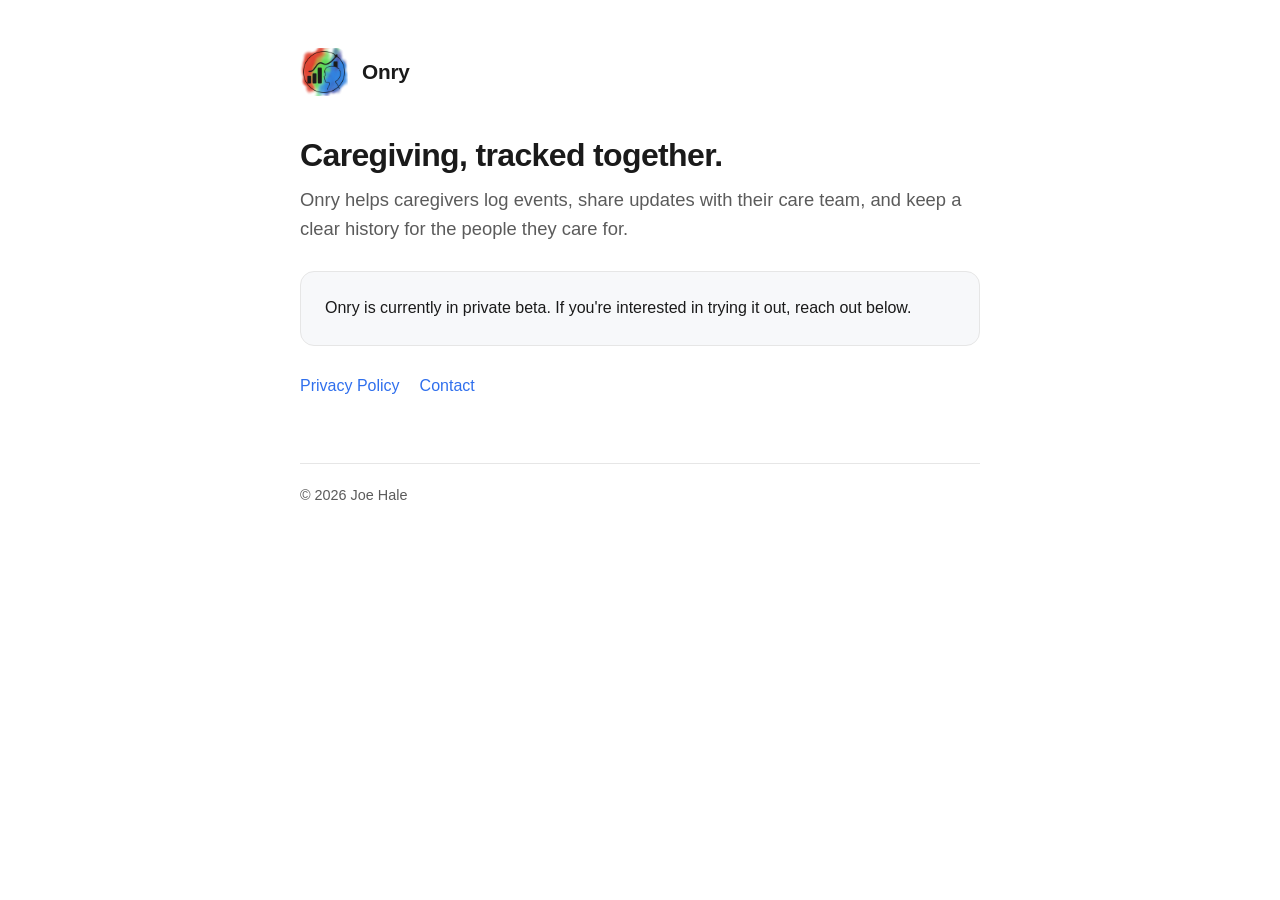
<file: index.html>
<!doctype html>
<html lang="en">
<head>
  <meta charset="utf-8" />
  <meta name="viewport" content="width=device-width, initial-scale=1" />
  <title>Onry</title>
  <meta name="description" content="Onry is an app for caregivers to log and track care events for the people they care for." />
  <link rel="icon" href="/assets/favicon.png" />
  <link rel="apple-touch-icon" href="/assets/apple-touch-icon.png" />
  <link rel="stylesheet" href="/style.css" />
</head>
<body>
  <div class="wrap">
    <header class="site">
      <img class="logo" src="/assets/logo.png" alt="Onry logo" />
      <span class="name">Onry</span>
    </header>

    <main>
      <h1>Caregiving, tracked together.</h1>
      <p class="tagline">
        Onry helps caregivers log events, share updates with their care team, and keep
        a clear history for the people they care for.
      </p>

      <div class="card">
        <p style="margin:0">
          Onry is currently in private beta. If you're interested in trying it out,
          reach out below.
        </p>
      </div>

      <div class="links">
        <a href="/privacy/">Privacy Policy</a>
        <a href="/contact/">Contact</a>
      </div>
    </main>

    <footer class="site">
      &copy; <span id="year"></span> Joe Hale
    </footer>
  </div>

  <script>
    document.getElementById("year").textContent = new Date().getFullYear();
  </script>
</body>
</html>
</file>
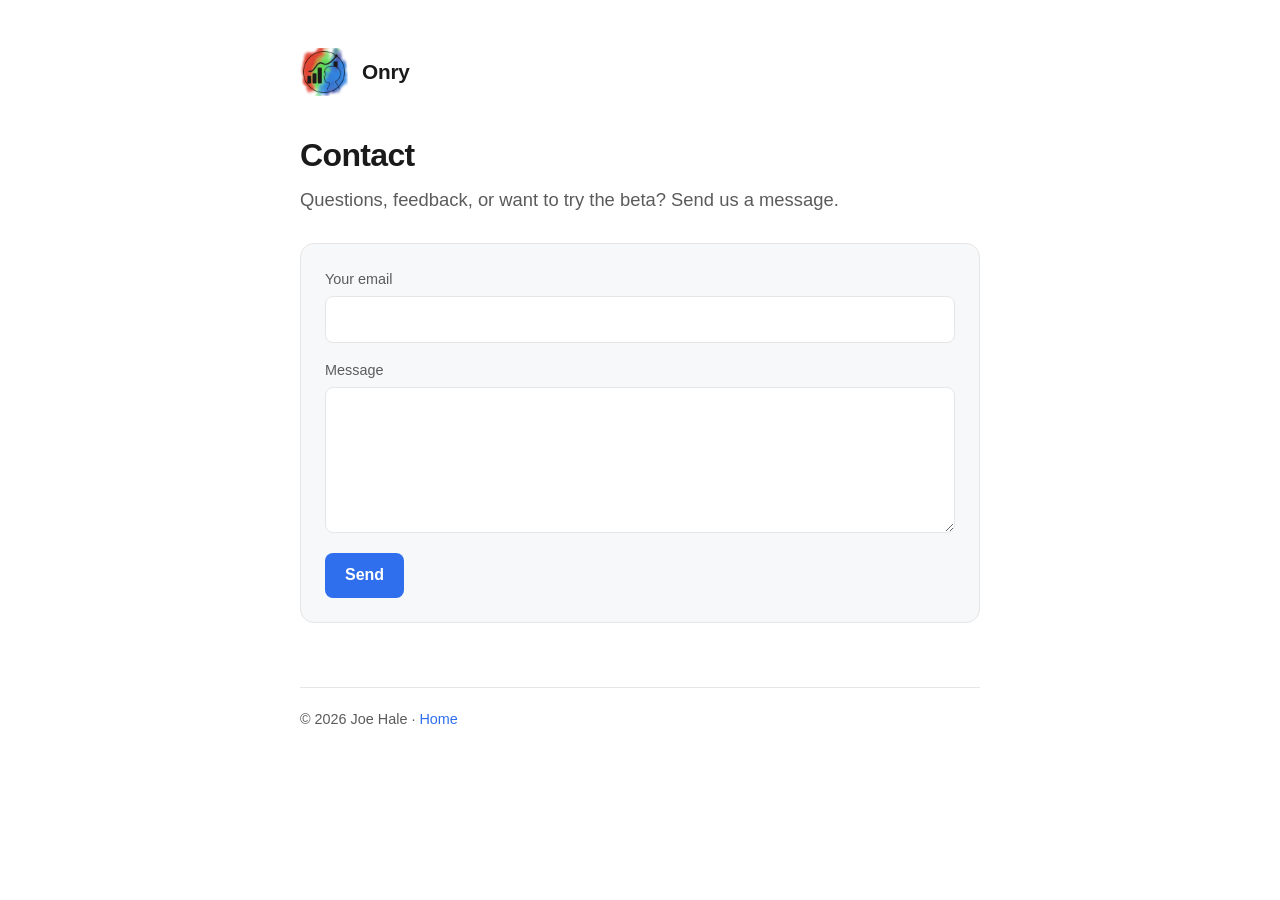
<file: contact/index.html>
<!doctype html>
<html lang="en">
<head>
  <meta charset="utf-8" />
  <meta name="viewport" content="width=device-width, initial-scale=1" />
  <title>Contact — Onry</title>
  <meta name="description" content="Get in touch about Onry." />
  <link rel="icon" href="/assets/favicon.png" />
  <link rel="apple-touch-icon" href="/assets/apple-touch-icon.png" />
  <link rel="stylesheet" href="/style.css" />
</head>
<body>
  <div class="wrap">
    <header class="site">
      <img class="logo" src="/assets/logo.png" alt="Onry logo" />
      <span class="name"><a href="/" style="color:inherit">Onry</a></span>
    </header>

    <main>
      <h1>Contact</h1>
      <p class="tagline">Questions, feedback, or want to try the beta? Send us a message.</p>

      <form class="card" action="https://formspree.io/f/xgaejzyq" method="POST">
        <label for="email">Your email</label>
        <input id="email" type="email" name="_replyto" required />

        <label for="message">Message</label>
        <textarea id="message" name="message" rows="5" required></textarea>

        <input type="text" name="_gotcha" style="display:none" tabindex="-1" autocomplete="off" />
        <input type="hidden" name="_subject" value="New message from onry.jjhale.com" />

        <button type="submit">Send</button>
      </form>
    </main>

    <footer class="site">
      &copy; <span id="year"></span> Joe Hale · <a href="/">Home</a>
    </footer>
  </div>

  <script>
    document.getElementById("year").textContent = new Date().getFullYear();
  </script>
</body>
</html>
</file>
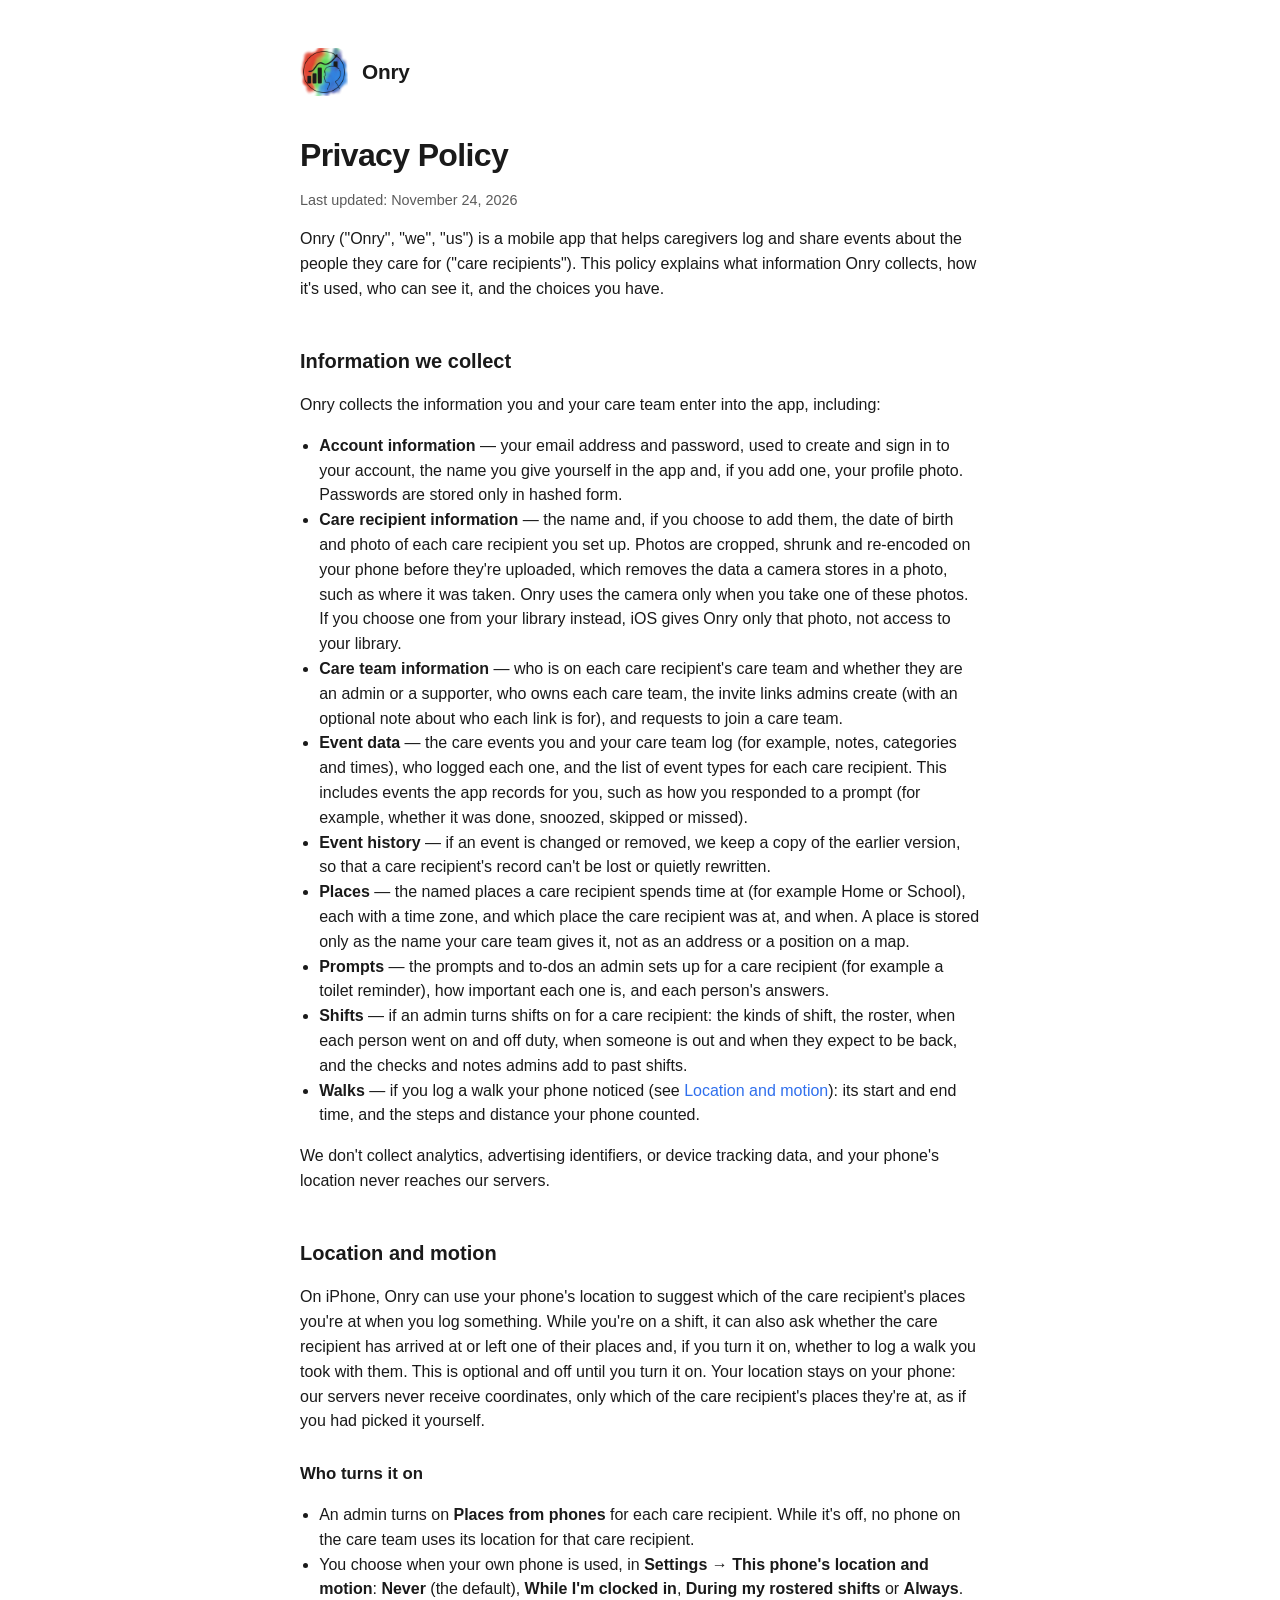
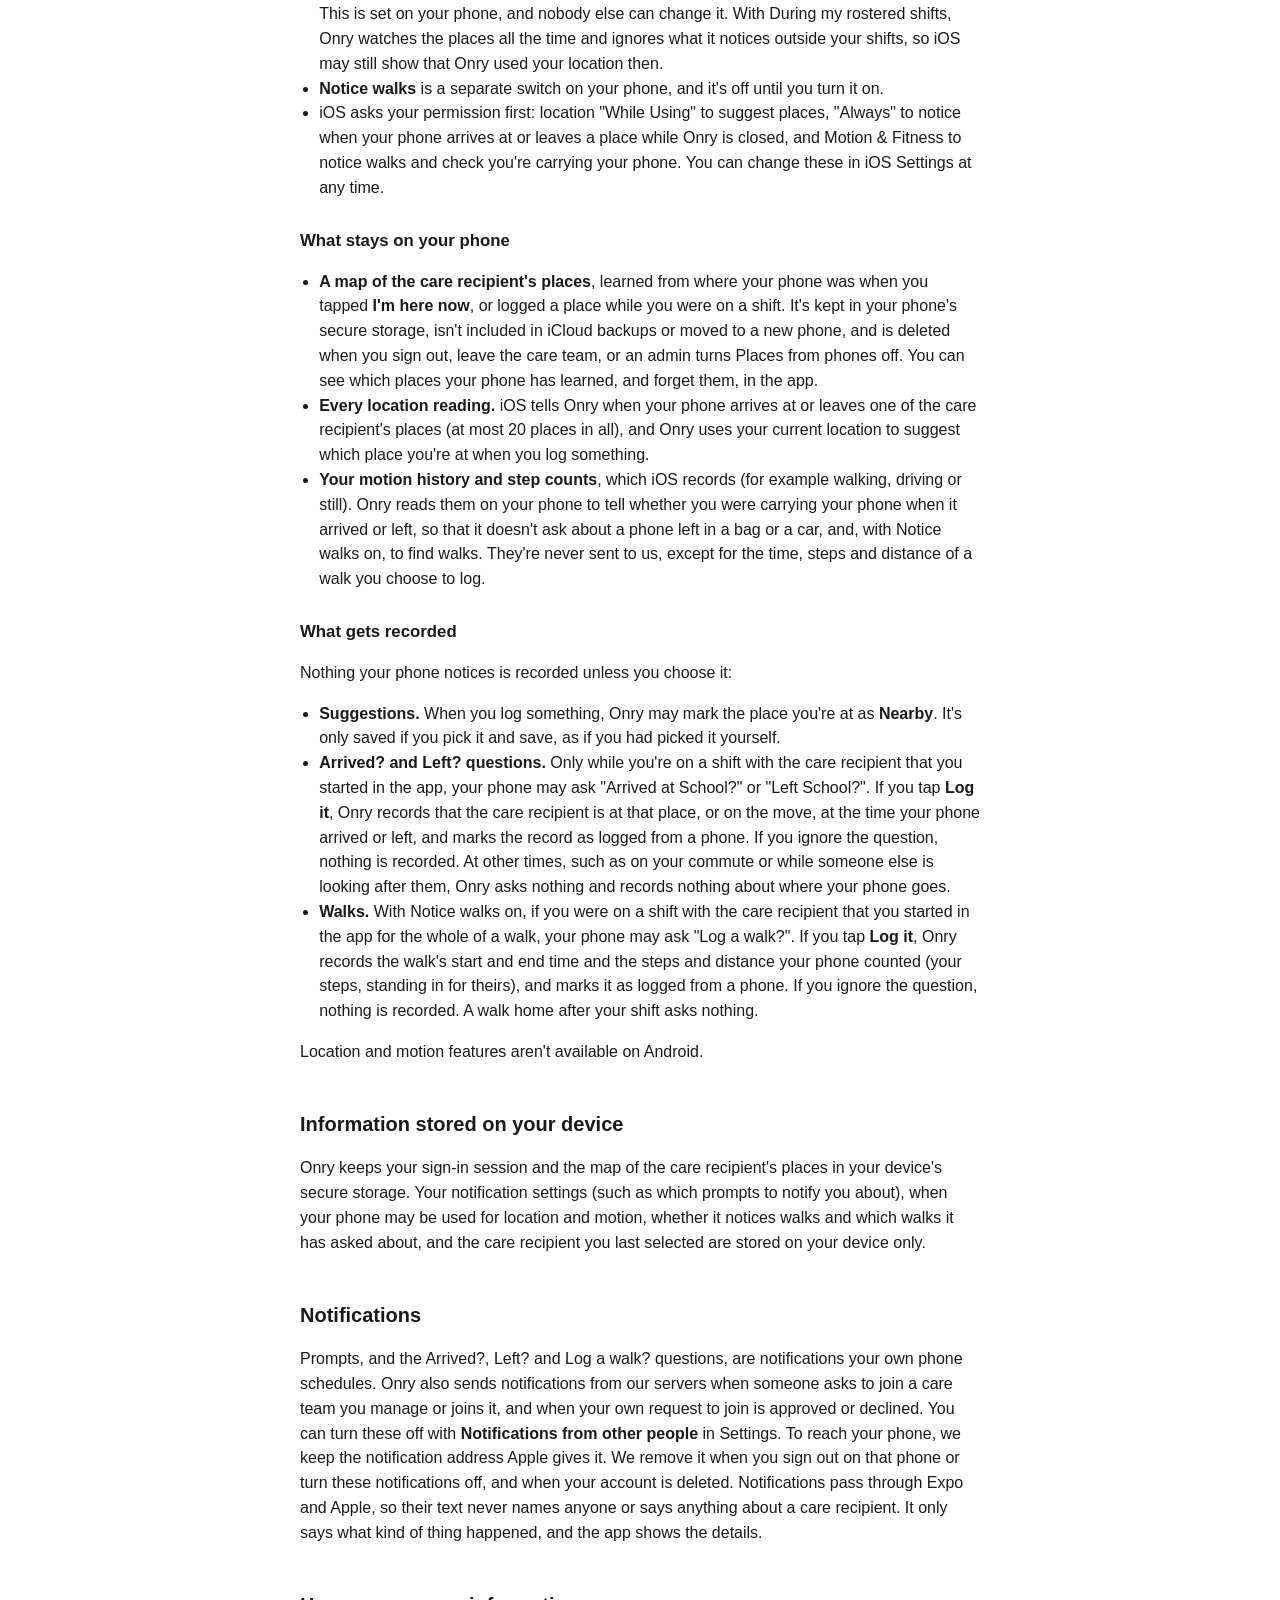
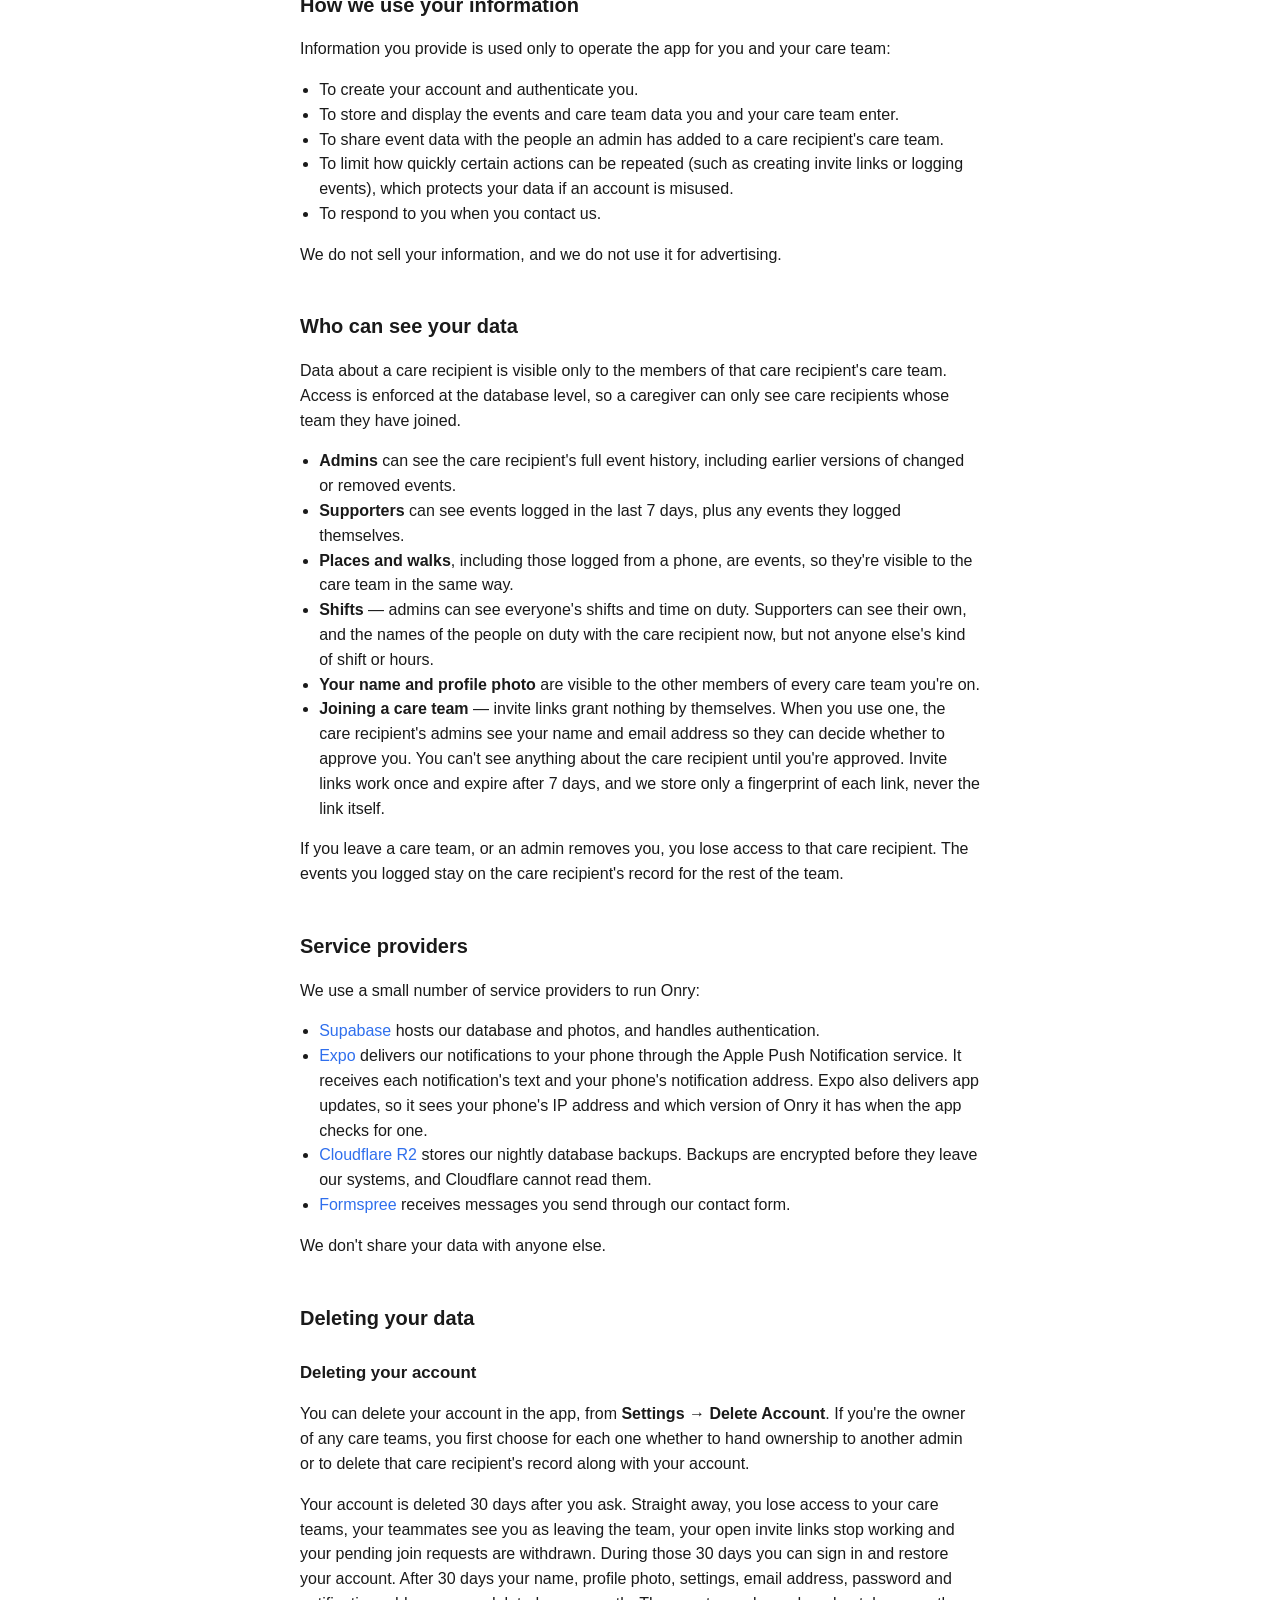
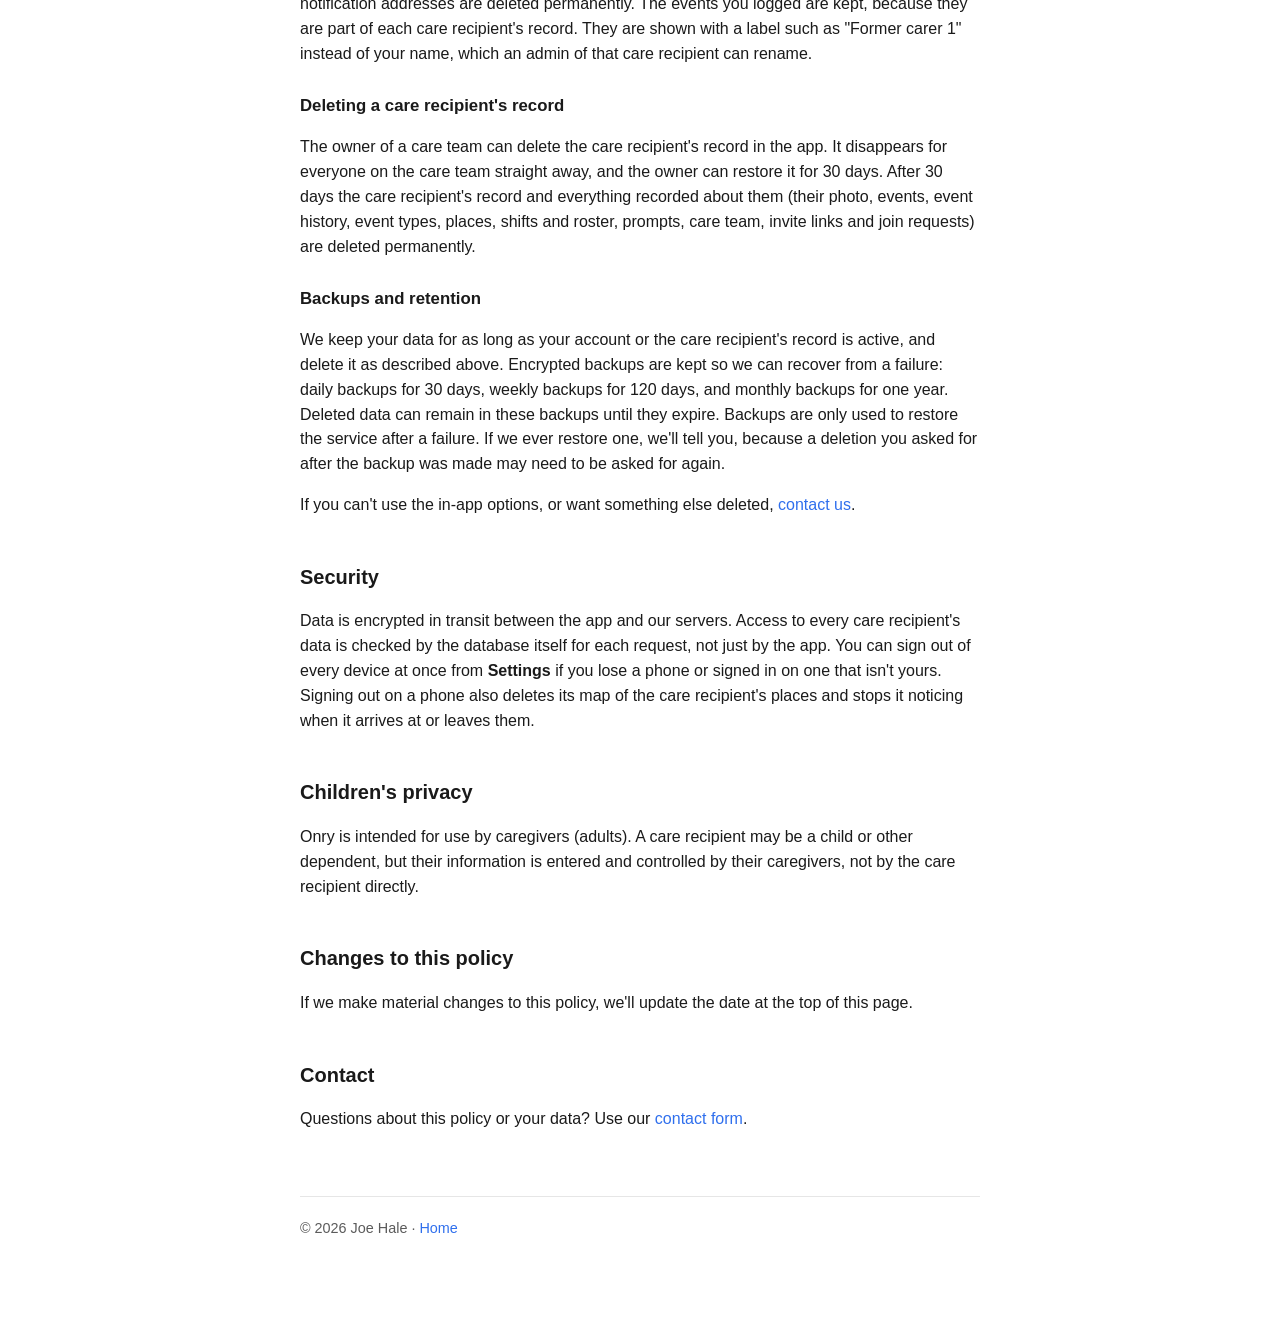
<file: privacy/index.html>
<!doctype html>
<html lang="en">
<head>
  <meta charset="utf-8" />
  <meta name="viewport" content="width=device-width, initial-scale=1" />
  <title>Privacy Policy — Onry</title>
  <meta name="description" content="Onry's privacy policy." />
  <link rel="icon" href="/assets/favicon.png" />
  <link rel="apple-touch-icon" href="/assets/apple-touch-icon.png" />
  <link rel="stylesheet" href="/style.css" />
</head>
<body>
  <div class="wrap">
    <header class="site">
      <img class="logo" src="/assets/logo.png" alt="Onry logo" />
      <span class="name"><a href="/" style="color:inherit">Onry</a></span>
    </header>

    <main>
      <h1>Privacy Policy</h1>
      <p class="updated">Last updated: November 24, 2026</p>

      <p>
        Onry ("Onry", "we", "us") is a mobile app that helps caregivers log and share
        events about the people they care for ("care recipients"). This policy explains what
        information Onry collects, how it's used, who can see it, and the choices you have.
      </p>

      <h2>Information we collect</h2>
      <p>Onry collects the information you and your care team enter into the app, including:</p>
      <ul>
        <li><strong>Account information</strong> — your email address and password, used to create and sign in to your account, the name you give yourself in the app and, if you add one, your profile photo. Passwords are stored only in hashed form.</li>
        <li><strong>Care recipient information</strong> — the name and, if you choose to add them, the date of birth and photo of each care recipient you set up. Photos are cropped, shrunk and re-encoded on your phone before they're uploaded, which removes the data a camera stores in a photo, such as where it was taken. Onry uses the camera only when you take one of these photos. If you choose one from your library instead, iOS gives Onry only that photo, not access to your library.</li>
        <li><strong>Care team information</strong> — who is on each care recipient's care team and whether they are an admin or a supporter, who owns each care team, the invite links admins create (with an optional note about who each link is for), and requests to join a care team.</li>
        <li><strong>Event data</strong> — the care events you and your care team log (for example, notes, categories and times), who logged each one, and the list of event types for each care recipient. This includes events the app records for you, such as how you responded to a prompt (for example, whether it was done, snoozed, skipped or missed).</li>
        <li><strong>Event history</strong> — if an event is changed or removed, we keep a copy of the earlier version, so that a care recipient's record can't be lost or quietly rewritten.</li>
        <li><strong>Places</strong> — the named places a care recipient spends time at (for example Home or School), each with a time zone, and which place the care recipient was at, and when. A place is stored only as the name your care team gives it, not as an address or a position on a map.</li>
        <li><strong>Prompts</strong> — the prompts and to-dos an admin sets up for a care recipient (for example a toilet reminder), how important each one is, and each person's answers.</li>
        <li><strong>Shifts</strong> — if an admin turns shifts on for a care recipient: the kinds of shift, the roster, when each person went on and off duty, when someone is out and when they expect to be back, and the checks and notes admins add to past shifts.</li>
        <li><strong>Walks</strong> — if you log a walk your phone noticed (see <a href="#location-and-motion">Location and motion</a>): its start and end time, and the steps and distance your phone counted.</li>
      </ul>
      <p>
        We don't collect analytics, advertising identifiers, or device tracking data, and your
        phone's location never reaches our servers.
      </p>

      <h2 id="location-and-motion">Location and motion</h2>
      <p>
        On iPhone, Onry can use your phone's location to suggest which of the care recipient's
        places you're at when you log something. While you're on a shift, it can also ask
        whether the care recipient has arrived at or left one of their places and, if you turn
        it on, whether to log a walk you took with them. This is optional
        and off until you turn it on. Your location stays on your phone: our servers never
        receive coordinates, only which of the care recipient's places they're at, as if you
        had picked it yourself.
      </p>
      <h3>Who turns it on</h3>
      <ul>
        <li>An admin turns on <strong>Places from phones</strong> for each care recipient. While it's off, no phone on the care team uses its location for that care recipient.</li>
        <li>You choose when your own phone is used, in <strong>Settings → This phone's location and motion</strong>: <strong>Never</strong> (the default), <strong>While I'm clocked in</strong>, <strong>During my rostered shifts</strong> or <strong>Always</strong>. This is set on your phone, and nobody else can change it. With During my rostered shifts, Onry watches the places all the time and ignores what it notices outside your shifts, so iOS may still show that Onry used your location then.</li>
        <li><strong>Notice walks</strong> is a separate switch on your phone, and it's off until you turn it on.</li>
        <li>iOS asks your permission first: location "While Using" to suggest places, "Always" to notice when your phone arrives at or leaves a place while Onry is closed, and Motion &amp; Fitness to notice walks and check you're carrying your phone. You can change these in iOS Settings at any time.</li>
      </ul>
      <h3>What stays on your phone</h3>
      <ul>
        <li><strong>A map of the care recipient's places</strong>, learned from where your phone was when you tapped <strong>I'm here now</strong>, or logged a place while you were on a shift. It's kept in your phone's secure storage, isn't included in iCloud backups or moved to a new phone, and is deleted when you sign out, leave the care team, or an admin turns Places from phones off. You can see which places your phone has learned, and forget them, in the app.</li>
        <li><strong>Every location reading.</strong> iOS tells Onry when your phone arrives at or leaves one of the care recipient's places (at most 20 places in all), and Onry uses your current location to suggest which place you're at when you log something.</li>
        <li><strong>Your motion history and step counts</strong>, which iOS records (for example walking, driving or still). Onry reads them on your phone to tell whether you were carrying your phone when it arrived or left, so that it doesn't ask about a phone left in a bag or a car, and, with Notice walks on, to find walks. They're never sent to us, except for the time, steps and distance of a walk you choose to log.</li>
      </ul>
      <h3>What gets recorded</h3>
      <p>Nothing your phone notices is recorded unless you choose it:</p>
      <ul>
        <li><strong>Suggestions.</strong> When you log something, Onry may mark the place you're at as <strong>Nearby</strong>. It's only saved if you pick it and save, as if you had picked it yourself.</li>
        <li><strong>Arrived? and Left? questions.</strong> Only while you're on a shift with the care recipient that you started in the app, your phone may ask "Arrived at School?" or "Left School?". If you tap <strong>Log it</strong>, Onry records that the care recipient is at that place, or on the move, at the time your phone arrived or left, and marks the record as logged from a phone. If you ignore the question, nothing is recorded. At other times, such as on your commute or while someone else is looking after them, Onry asks nothing and records nothing about where your phone goes.</li>
        <li><strong>Walks.</strong> With Notice walks on, if you were on a shift with the care recipient that you started in the app for the whole of a walk, your phone may ask "Log a walk?". If you tap <strong>Log it</strong>, Onry records the walk's start and end time and the steps and distance your phone counted (your steps, standing in for theirs), and marks it as logged from a phone. If you ignore the question, nothing is recorded. A walk home after your shift asks nothing.</li>
      </ul>
      <p>
        Location and motion features aren't available on Android.
      </p>

      <h2>Information stored on your device</h2>
      <p>
        Onry keeps your sign-in session and the map of the care recipient's places in your
        device's secure storage. Your notification settings (such as which prompts to notify you
        about), when your phone may be used for location and motion, whether it notices walks
        and which walks it has asked about, and the care recipient you last selected are stored
        on your device only.
      </p>

      <h2>Notifications</h2>
      <p>
        Prompts, and the Arrived?, Left? and Log a walk? questions, are notifications your own
        phone schedules. Onry also sends notifications from our servers when someone asks to join a
        care team you manage or joins it, and when your own request to join is approved or
        declined. You can turn these off with <strong>Notifications from other people</strong> in
        Settings. To reach your phone, we keep the notification address Apple gives it. We remove
        it when you sign out on that phone or turn these notifications off, and when your account
        is deleted. Notifications pass through Expo and Apple, so their text never names anyone
        or says anything about a care recipient. It only says what kind of thing happened, and
        the app shows the details.
      </p>

      <h2>How we use your information</h2>
      <p>Information you provide is used only to operate the app for you and your care team:</p>
      <ul>
        <li>To create your account and authenticate you.</li>
        <li>To store and display the events and care team data you and your care team enter.</li>
        <li>To share event data with the people an admin has added to a care recipient's care team.</li>
        <li>To limit how quickly certain actions can be repeated (such as creating invite links or logging events), which protects your data if an account is misused.</li>
        <li>To respond to you when you contact us.</li>
      </ul>
      <p>We do not sell your information, and we do not use it for advertising.</p>

      <h2>Who can see your data</h2>
      <p>
        Data about a care recipient is visible only to the members of that care recipient's care
        team. Access is enforced at the database level, so a caregiver can only see care
        recipients whose team they have joined.
      </p>
      <ul>
        <li><strong>Admins</strong> can see the care recipient's full event history, including earlier versions of changed or removed events.</li>
        <li><strong>Supporters</strong> can see events logged in the last 7 days, plus any events they logged themselves.</li>
        <li><strong>Places and walks</strong>, including those logged from a phone, are events, so they're visible to the care team in the same way.</li>
        <li><strong>Shifts</strong> — admins can see everyone's shifts and time on duty. Supporters can see their own, and the names of the people on duty with the care recipient now, but not anyone else's kind of shift or hours.</li>
        <li><strong>Your name and profile photo</strong> are visible to the other members of every care team you're on.</li>
        <li>
          <strong>Joining a care team</strong> — invite links grant nothing by themselves. When
          you use one, the care recipient's admins see your name and email address so they can
          decide whether to approve you. You can't see anything about the care recipient until
          you're approved. Invite links work once and expire after 7 days, and we store only a
          fingerprint of each link, never the link itself.
        </li>
      </ul>
      <p>
        If you leave a care team, or an admin removes you, you lose access to that care
        recipient. The events you logged stay on the care recipient's record for the rest of the
        team.
      </p>

      <h2>Service providers</h2>
      <p>We use a small number of service providers to run Onry:</p>
      <ul>
        <li><a href="https://supabase.com" target="_blank" rel="noopener">Supabase</a> hosts our database and photos, and handles authentication.</li>
        <li><a href="https://expo.dev" target="_blank" rel="noopener">Expo</a> delivers our notifications to your phone through the Apple Push Notification service. It receives each notification's text and your phone's notification address. Expo also delivers app updates, so it sees your phone's IP address and which version of Onry it has when the app checks for one.</li>
        <li><a href="https://www.cloudflare.com/developer-platform/products/r2/" target="_blank" rel="noopener">Cloudflare R2</a> stores our nightly database backups. Backups are encrypted before they leave our systems, and Cloudflare cannot read them.</li>
        <li><a href="https://formspree.io" target="_blank" rel="noopener">Formspree</a> receives messages you send through our contact form.</li>
      </ul>
      <p>We don't share your data with anyone else.</p>

      <h2>Deleting your data</h2>
      <h3>Deleting your account</h3>
      <p>
        You can delete your account in the app, from <strong>Settings → Delete Account</strong>.
        If you're the owner of any care teams, you first choose for each one whether to hand
        ownership to another admin or to delete that care recipient's record along with your
        account.
      </p>
      <p>
        Your account is deleted 30 days after you ask. Straight away, you lose access to your care
        teams, your teammates see you as leaving the team, your open invite links stop working and
        your pending join requests are withdrawn. During those 30 days you can sign in and restore
        your account. After 30 days your name, profile photo, settings, email address, password and
        notification addresses are deleted permanently. The events you logged are kept, because they are part of each care
        recipient's record. They are shown with a label such as "Former carer 1" instead of your
        name, which an admin of that care recipient can rename.
      </p>
      <h3>Deleting a care recipient's record</h3>
      <p>
        The owner of a care team can delete the care recipient's record in the app. It disappears
        for everyone on the care team straight away, and the owner can restore it for 30 days.
        After 30 days the care recipient's record and everything recorded about them (their photo,
        events, event history, event types, places, shifts and roster, prompts, care team, invite
        links and join requests) are deleted permanently.
      </p>
      <h3>Backups and retention</h3>
      <p>
        We keep your data for as long as your account or the care recipient's record is active,
        and delete it as described above. Encrypted backups are kept so we can recover from a
        failure: daily backups for 30 days, weekly backups for 120 days, and monthly backups for
        one year. Deleted data can remain in these backups until they expire. Backups are only
        used to restore the service after a failure. If we ever restore one, we'll tell you,
        because a deletion you asked for after the backup was made may need to be asked for
        again.
      </p>
      <p>
        If you can't use the in-app options, or want something else deleted,
        <a href="/contact/">contact us</a>.
      </p>

      <h2>Security</h2>
      <p>
        Data is encrypted in transit between the app and our servers. Access to every care
        recipient's data is checked by the database itself for each request, not just by the app.
        You can sign out of every device at once from <strong>Settings</strong> if you lose a
        phone or signed in on one that isn't yours. Signing out on a phone also deletes its map
        of the care recipient's places and stops it noticing when it arrives at or leaves them.
      </p>

      <h2>Children's privacy</h2>
      <p>
        Onry is intended for use by caregivers (adults). A care recipient may be a child or
        other dependent, but their information is entered and controlled by their caregivers, not
        by the care recipient directly.
      </p>

      <h2>Changes to this policy</h2>
      <p>
        If we make material changes to this policy, we'll update the date at the top of this page.
      </p>

      <h2>Contact</h2>
      <p>
        Questions about this policy or your data? Use our <a href="/contact/">contact form</a>.
      </p>
    </main>

    <footer class="site">
      &copy; <span id="year"></span> Joe Hale · <a href="/">Home</a>
    </footer>
  </div>

  <script>
    document.getElementById("year").textContent = new Date().getFullYear();
  </script>
</body>
</html>
</file>
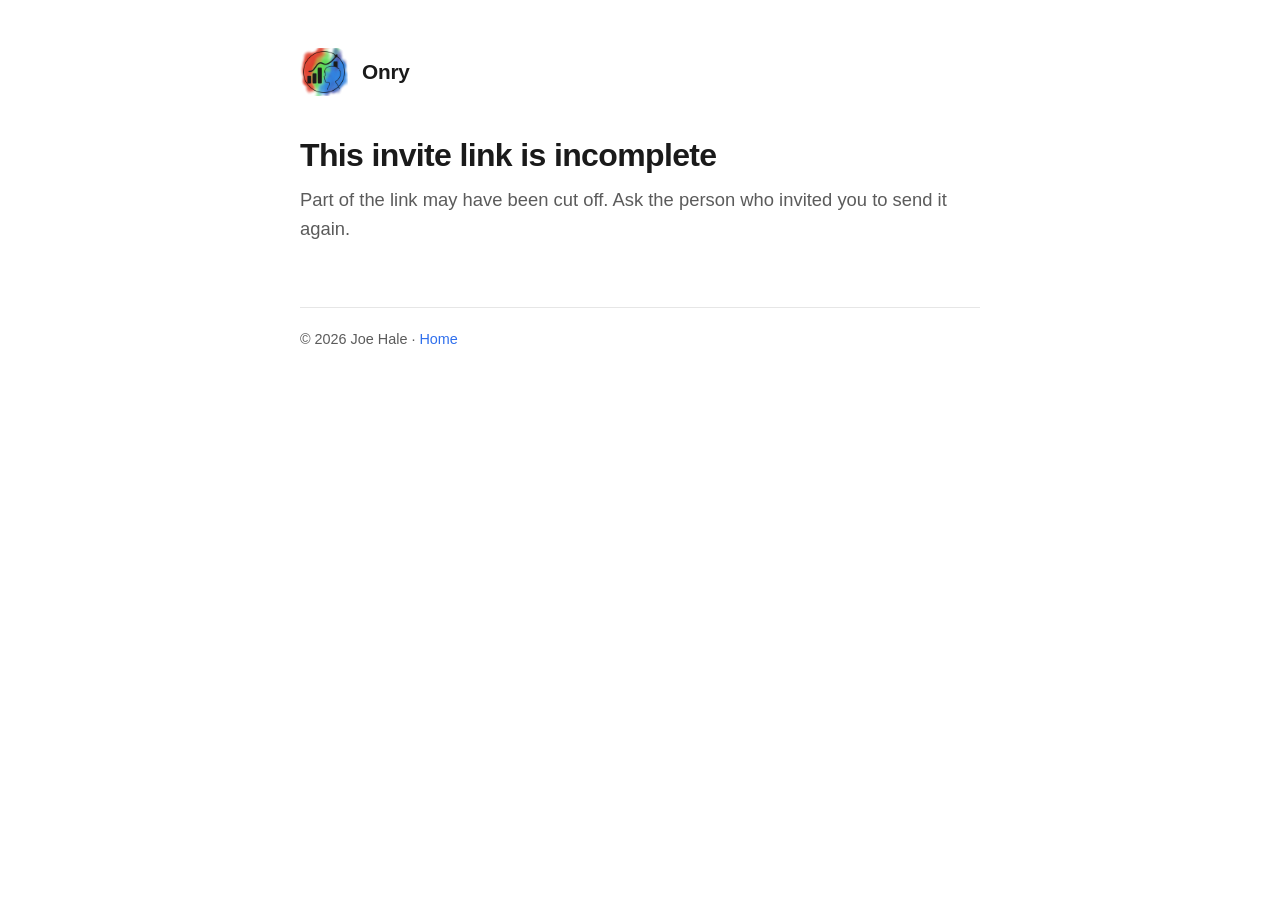
<file: i.html>
<!doctype html>
<html lang="en">
<head>
  <meta charset="utf-8" />
  <meta name="viewport" content="width=device-width, initial-scale=1" />
  <!--
    Invite links look like https://onry.jjhale.com/i#<code>. With Onry installed, iOS opens
    the app directly and this page never loads. The code is in the URL fragment, which
    browsers don't send to the server, so keep it on the device: no referrer, no third-party
    scripts (enforced by the CSP), and nothing for search engines to index.
  -->
  <meta http-equiv="Content-Security-Policy" content="default-src 'none'; script-src 'self'; style-src 'self'; img-src 'self'; base-uri 'none'; form-action 'none'" />
  <meta name="referrer" content="no-referrer" />
  <meta name="robots" content="noindex, nofollow" />
  <title>Care team invite — Onry</title>
  <link rel="icon" href="/assets/favicon.png" />
  <link rel="apple-touch-icon" href="/assets/apple-touch-icon.png" />
  <link rel="stylesheet" href="/style.css" />
</head>
<body>
  <div class="wrap">
    <header class="site">
      <img class="logo" src="/assets/logo.png" alt="Onry logo" />
      <span class="name"><a href="/">Onry</a></span>
    </header>

    <main>
      <section id="invite" hidden>
        <h1>You've been invited to a care team</h1>
        <p class="tagline">
          Open this invite in the Onry app to ask to join. A care team admin approves new
          members before they can see anything.
        </p>

        <div class="card">
          <h2 class="card-title">Have Onry installed?</h2>
          <p>If the app didn't open on its own, tap the button below.</p>
          <p><a id="open-app" class="button" href="/">Open in Onry</a></p>
        </div>

        <div class="card">
          <h2 class="card-title">Don't have Onry yet?</h2>
          <!-- Swap the contact link for the TestFlight / App Store link once there is one. -->
          <p>
            Onry is in private beta. <a href="/contact/">Ask for access</a>, install the app,
            then come back and tap your invite link again.
          </p>
        </div>
      </section>

      <section id="invalid" hidden>
        <h1>This invite link is incomplete</h1>
        <p class="tagline">
          Part of the link may have been cut off. Ask the person who invited you to send it
          again.
        </p>
      </section>

      <noscript>
        <h1>You've been invited to a care team</h1>
        <p class="tagline">Open your invite link on a phone with the Onry app installed.</p>
      </noscript>
    </main>

    <footer class="site">
      &copy; <span id="year"></span> Joe Hale · <a href="/">Home</a>
    </footer>
  </div>

  <script src="/i.js"></script>
</body>
</html>
</file>
<file: style.css>
:root {
  color-scheme: light dark;
  --bg: #ffffff;
  --fg: #1a1a1a;
  --muted: #5b5b5b;
  --accent: #2f6fed;
  --border: #e6e6e6;
  --card-bg: #f7f8fa;
}

@media (prefers-color-scheme: dark) {
  :root {
    --bg: #121212;
    --fg: #f2f2f2;
    --muted: #b3b3b3;
    --accent: #6fa1ff;
    --border: #2a2a2a;
    --card-bg: #1c1d1f;
  }
}

* {
  box-sizing: border-box;
}

html, body {
  margin: 0;
  padding: 0;
}

body {
  background: var(--bg);
  color: var(--fg);
  font-family: -apple-system, BlinkMacSystemFont, "Segoe UI", Roboto, Helvetica, Arial, sans-serif;
  line-height: 1.55;
}

.wrap {
  max-width: 720px;
  margin: 0 auto;
  padding: 48px 20px 80px;
}

header.site {
  display: flex;
  align-items: center;
  gap: 14px;
  margin-bottom: 40px;
}

header.site img.logo {
  width: 48px;
  height: 48px;
  border-radius: 12px;
}

header.site .name {
  font-size: 1.3rem;
  font-weight: 700;
  letter-spacing: -0.01em;
}

header.site .name a {
  color: inherit;
}

.card-title {
  font-size: 1.05rem;
  margin: 0 0 6px;
}

.card p:last-child {
  margin-bottom: 0;
}

a.button {
  display: inline-block;
  font-weight: 600;
  color: #fff;
  background: var(--accent);
  border-radius: 8px;
  padding: 10px 20px;
}

a.button:hover {
  text-decoration: none;
  opacity: 0.9;
}

a {
  color: var(--accent);
  text-decoration: none;
}

a:hover {
  text-decoration: underline;
}

h1 {
  font-size: 2rem;
  line-height: 1.2;
  margin: 0 0 12px;
  letter-spacing: -0.02em;
}

h2 {
  font-size: 1.25rem;
  margin-top: 2.2em;
}

h3 {
  font-size: 1.05rem;
  margin: 1.6em 0 0.4em;
}

p.tagline {
  font-size: 1.15rem;
  color: var(--muted);
  margin-top: 0;
}

.card {
  background: var(--card-bg);
  border: 1px solid var(--border);
  border-radius: 14px;
  padding: 24px;
  margin: 28px 0;
}

.links {
  display: flex;
  flex-wrap: wrap;
  gap: 10px 20px;
  margin-top: 24px;
}

form.card {
  display: flex;
  flex-direction: column;
  gap: 6px;
}

form.card label {
  font-size: 0.9rem;
  color: var(--muted);
  margin-top: 10px;
}

form.card label:first-of-type {
  margin-top: 0;
}

form.card input[type="email"],
form.card textarea {
  font: inherit;
  color: var(--fg);
  background: var(--bg);
  border: 1px solid var(--border);
  border-radius: 8px;
  padding: 10px 12px;
  resize: vertical;
}

form.card button {
  align-self: flex-start;
  margin-top: 14px;
  font: inherit;
  font-weight: 600;
  color: #fff;
  background: var(--accent);
  border: none;
  border-radius: 8px;
  padding: 10px 20px;
  cursor: pointer;
}

form.card button:hover {
  opacity: 0.9;
}

footer.site {
  margin-top: 64px;
  padding-top: 20px;
  border-top: 1px solid var(--border);
  color: var(--muted);
  font-size: 0.9rem;
}

.updated {
  color: var(--muted);
  font-size: 0.9rem;
}

ul {
  padding-left: 1.2em;
}

code {
  background: var(--card-bg);
  padding: 0.1em 0.4em;
  border-radius: 4px;
  font-size: 0.9em;
}
</file>
